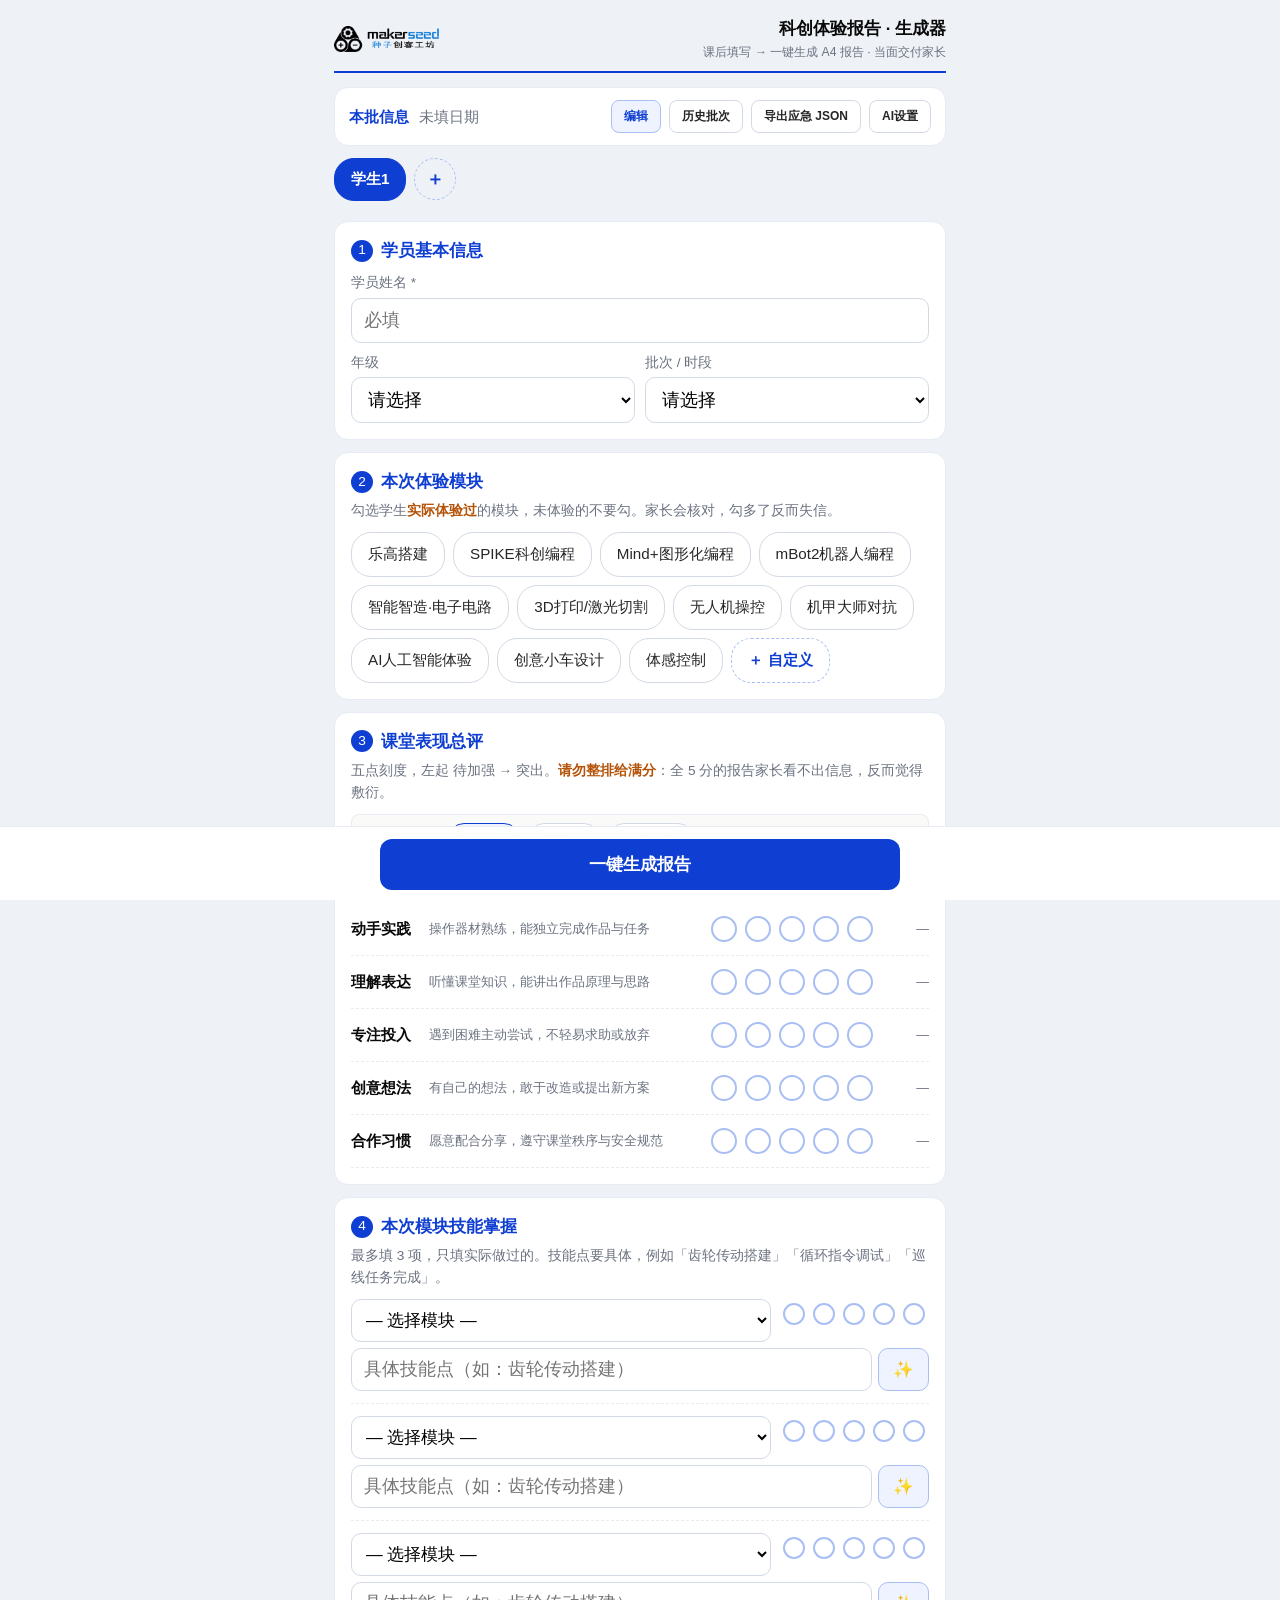
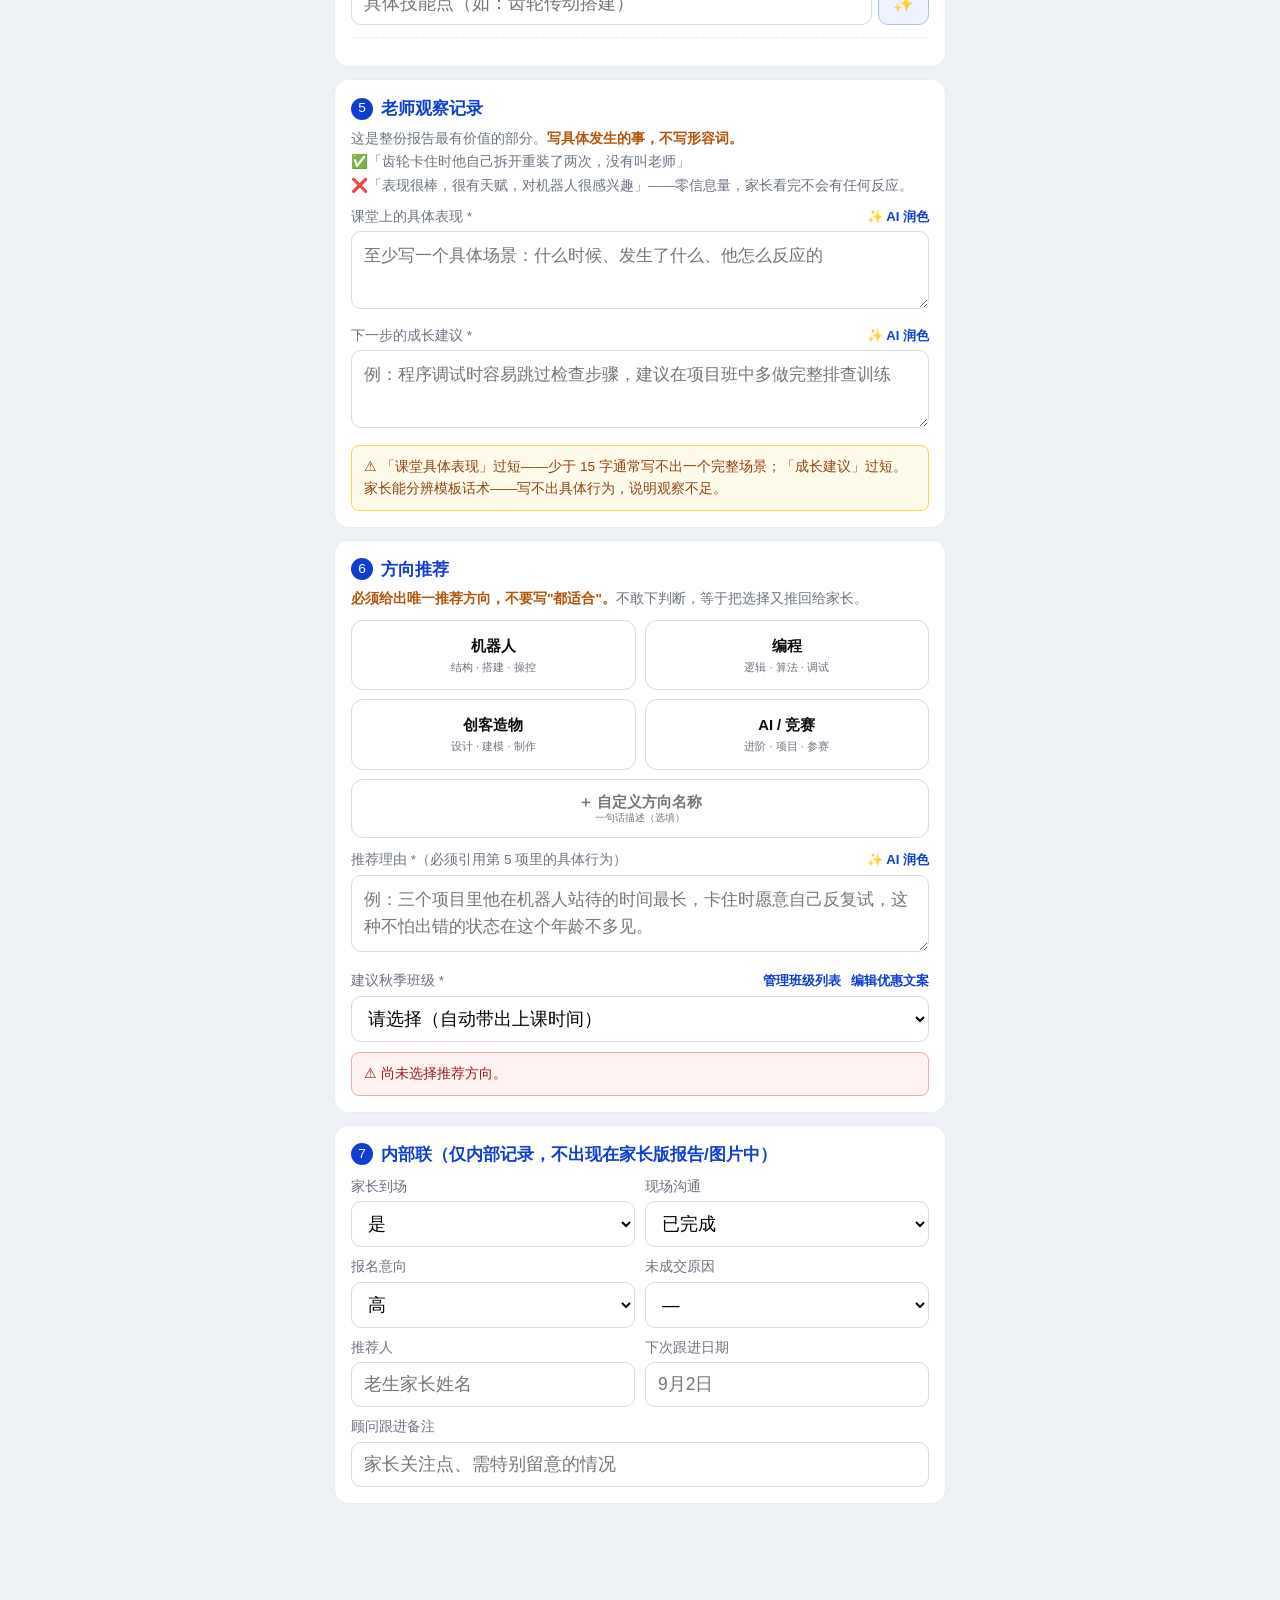
<file: index.html>
<!DOCTYPE html>
<html lang="zh-CN">
<head>
<meta charset="utf-8">
<meta name="viewport" content="width=device-width, initial-scale=1">
<meta name="makerseed-app-version" content="pages-dev">
<meta name="makerseed-commit-sha" content="local">
<title>科创体验报告 · 生成器</title>
<meta http-equiv="refresh" content="0; url=./科创方向诊断报告生成器.dc.html">
<script>
window.location.replace('./科创方向诊断报告生成器.dc.html');
</script>
</head>
<body>
<p>正在进入科创体验报告生成器。若页面没有自动跳转，请<a href="./科创方向诊断报告生成器.dc.html">点此打开</a>。</p>
<p>版本：pages-dev · local</p>
</body>
</html>
</file>
